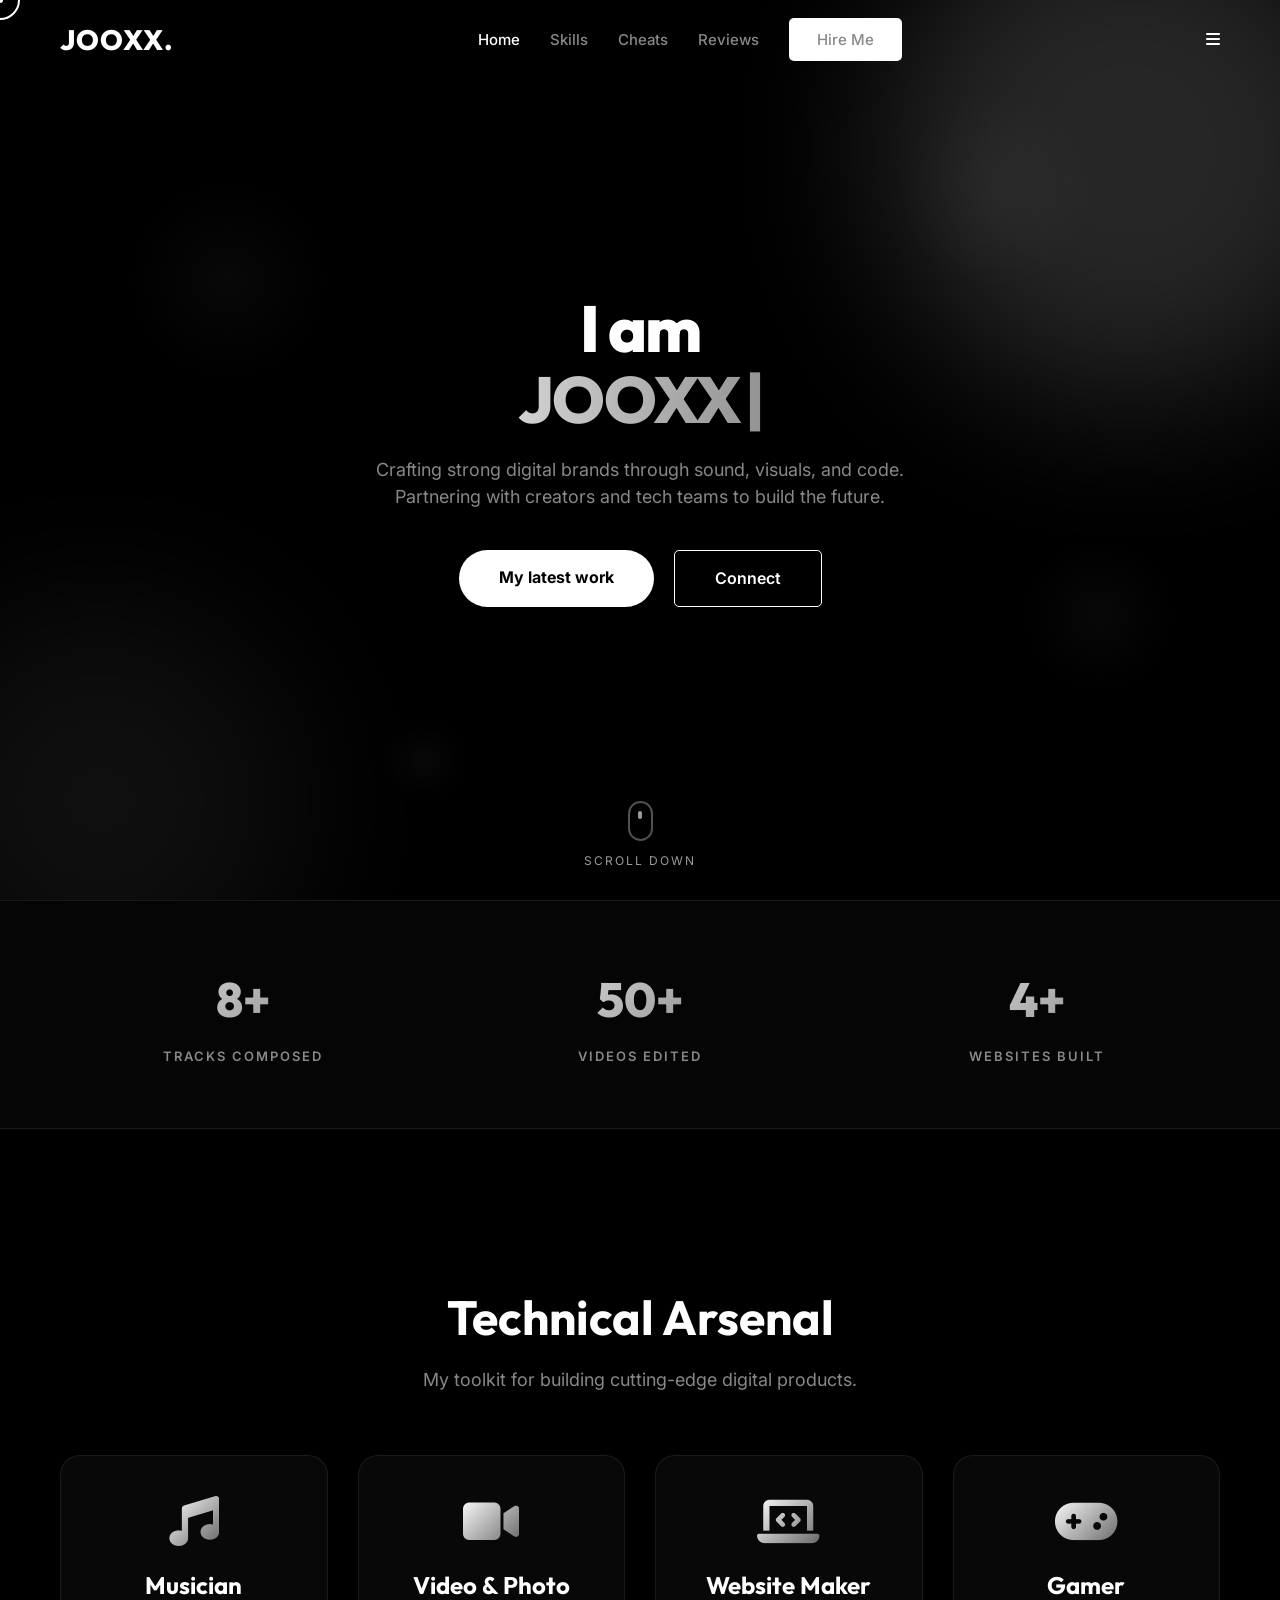
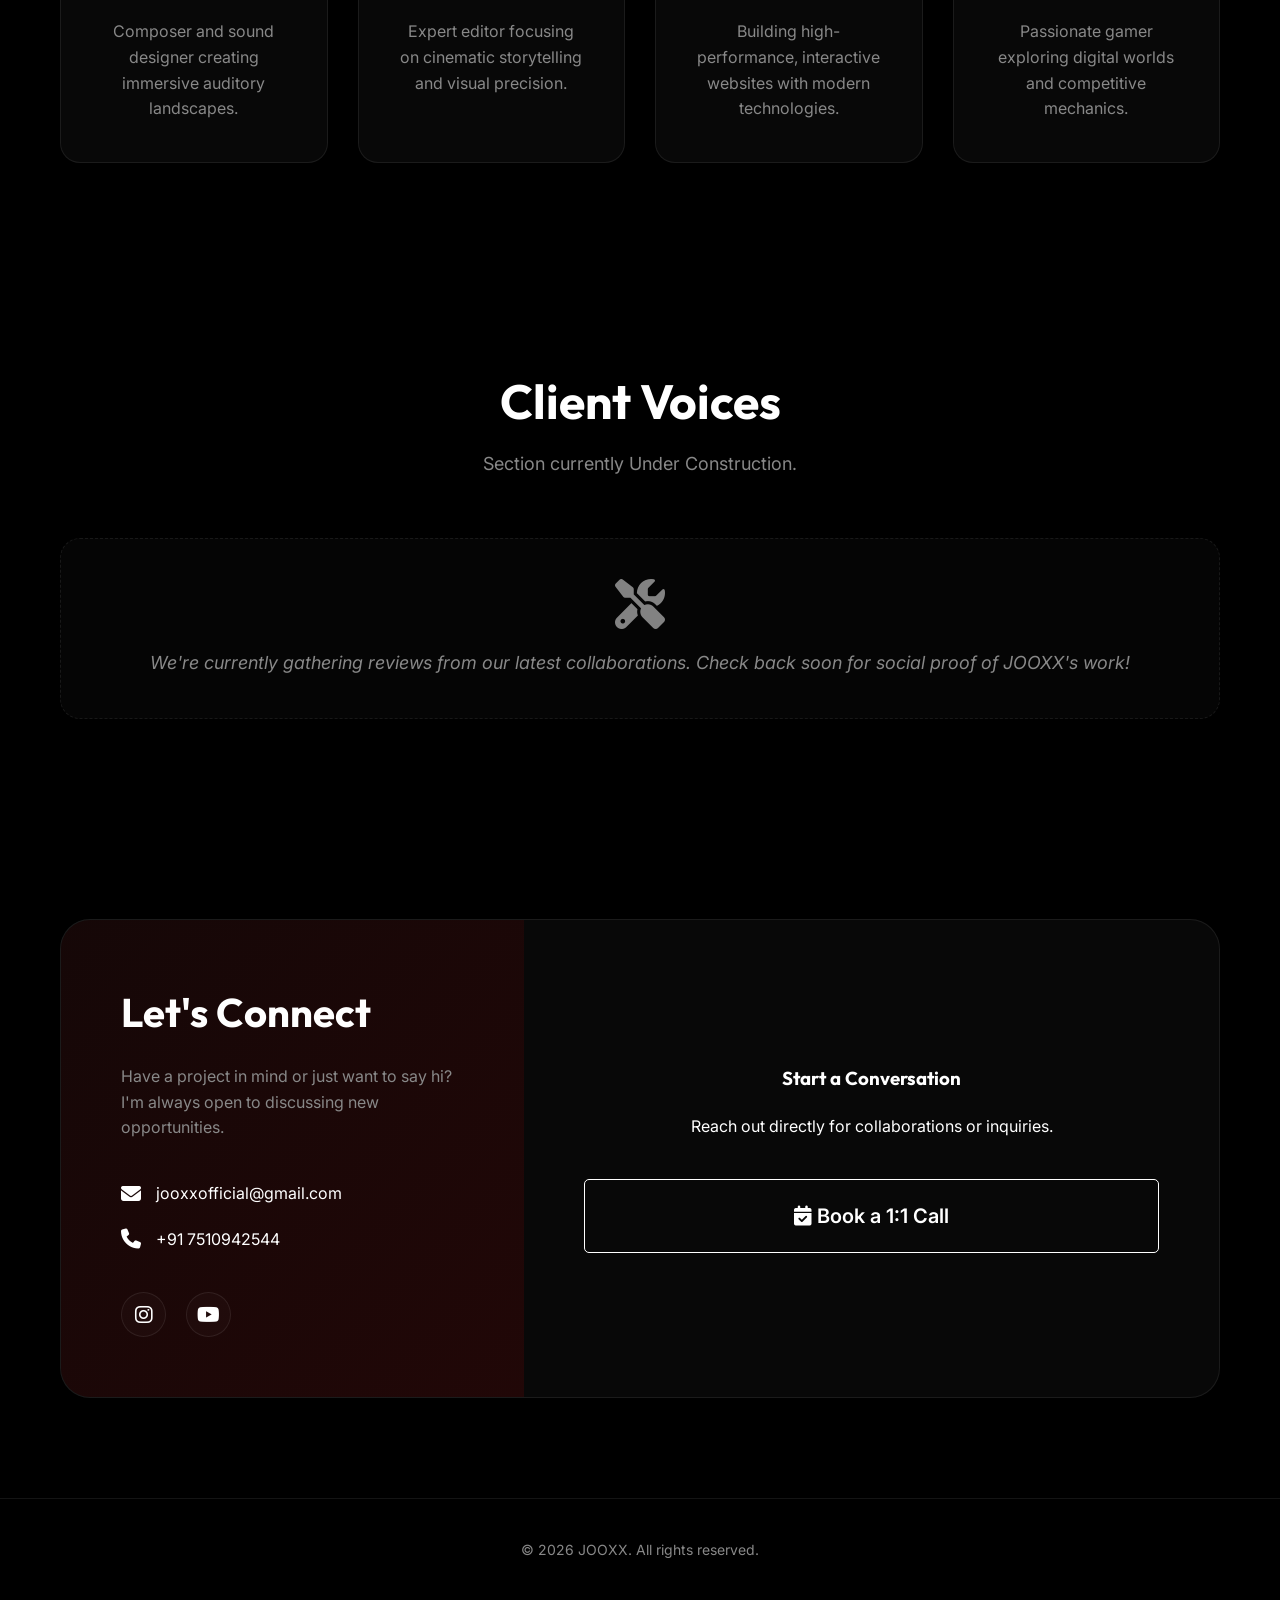
<file: index.html>
<!DOCTYPE html>
<html lang="en">
<head>
    <meta charset="UTF-8">
    <meta name="viewport" content="width=device-width, initial-scale=1.0">
    <title>JOOXX | Official Portfolio</title>
    <meta name="description" content="A highly interactive, premium dark-themed portfolio showcasing creative work and technical skills.">
    <!-- Google Fonts -->
    <link rel="preconnect" href="https://fonts.googleapis.com">
    <link rel="preconnect" href="https://fonts.gstatic.com" crossorigin>
    <link href="https://fonts.googleapis.com/css2?family=Inter:wght@300;400;500;600;700;800&family=Outfit:wght@300;400;500;600;700;800&display=swap" rel="stylesheet">
    <!-- Font Awesome for Icons -->
    <link rel="stylesheet" href="https://cdnjs.cloudflare.com/ajax/libs/font-awesome/6.4.0/css/all.min.css">
    <link rel="stylesheet" href="style.css">
</head>
<body class="dark-theme">
    <!-- Custom Cursor -->
    <div class="cursor-dot"></div>
    <div class="cursor-outline"></div>

    <!-- Navigation -->
    <nav class="navbar">
        <div class="nav-container">
            <a href="#" class="logo">JOOXX<span>.</span></a>
            <ul class="nav-links">
                <li><a href="#home" class="active">Home</a></li>
                <li><a href="#skills">Skills</a></li>
                <li><a href="cheats.html" target="_blank">Cheats</a></li>
                <li><a href="#reviews">Reviews</a></li>
                <li><a href="checkout.html" class="btn-primary">Hire Me</a></li>
            </ul>
            <div class="menu-toggle">
                <i class="fas fa-bars"></i>
            </div>
        </div>
    </nav>

    <main>
        <!-- Hero Section -->
        <section id="home" class="hero">
            <div class="hero-background">
                <div class="gradient-sphere sphere-1"></div>
                <div class="gradient-sphere sphere-2"></div>
                <div class="floating-nodes">
                    <span class="node node-1"></span>
                    <span class="node node-2"></span>
                    <span class="node node-3"></span>
                    <span class="node node-4"></span>
                </div>
            </div>
            <div class="container">
                <div class="hero-content centered">
                    <h1 class="reveal">I am <span>JOOXX</span></h1>
                    <p class="reveal delay-1">Crafting strong digital brands through sound, visuals, and code. Partnering with creators and tech teams to build the future.</p>
                    <div class="hero-btns reveal delay-2">
                        <a href="projects.html" target="_blank" class="btn-glow">
                            My latest work
                        </a>
                        <a href="checkout.html" class="btn-clean">Connect</a>
                    </div>
                </div>
            </div>
            <div class="scroll-indicator">
                <div class="mouse"></div>
                <span>Scroll Down</span>
            </div>
        </section>

        <!-- Stats Section (Hook) -->
        <section class="stats-banner">
            <div class="container">
                <div class="stats-grid">
                    <div class="stat-item reveal">
                        <h3 class="counter" data-target="8">0</h3>
                        <span>Tracks Composed</span>
                    </div>
                    <div class="stat-item reveal delay-1">
                        <h3 class="counter" data-target="50">0</h3>
                        <span>Videos Edited</span>
                    </div>
                    <div class="stat-item reveal delay-2">
                        <h3 class="counter" data-target="4">0</h3>
                        <span>Websites Built</span>
                    </div>
                </div>
            </div>
        </section>
        <section id="skills" class="skills section">
            <div class="container">
                <div class="section-header reveal">
                    <h2>Technical <span>Arsenal</span></h2>
                    <p>My toolkit for building cutting-edge digital products.</p>
                </div>
                <div class="skills-grid">
                    <div class="skill-card reveal delay-1">
                        <i class="fas fa-music"></i>
                        <h3>Musician</h3>
                        <p>Composer and sound designer creating immersive auditory landscapes.</p>
                    </div>
                    <div class="skill-card reveal delay-2">
                        <i class="fas fa-video"></i>
                        <h3>Video & Photo</h3>
                        <p>Expert editor focusing on cinematic storytelling and visual precision.</p>
                    </div>
                    <div class="skill-card reveal delay-3">
                        <i class="fas fa-laptop-code"></i>
                        <h3>Website Maker</h3>
                        <p>Building high-performance, interactive websites with modern technologies.</p>
                    </div>
                    <div class="skill-card reveal delay-1">
                        <i class="fas fa-gamepad"></i>
                        <h3>Gamer</h3>
                        <p>Passionate gamer exploring digital worlds and competitive mechanics.</p>
                    </div>
                </div>
            </div>
        </section>

        </section>

        <!-- Reviews Section -->
        <section id="reviews" class="reviews section">
            <div class="container">
                <div class="section-header reveal">
                    <h2>Client <span>Voices</span></h2>
                    <p>Section currently Under Construction.</p>
                </div>
                <div class="under-construction reveal" style="text-align: center; padding: 40px; background: var(--glass); border-radius: 20px; border: 1px dashed var(--glass-border);">
                    <i class="fas fa-tools" style="font-size: 50px; color: var(--primary); margin-bottom: 20px; opacity: 0.5;"></i>
                    <p style="font-size: 18px; color: var(--text-muted); font-style: italic;">We're currently gathering reviews from our latest collaborations. Check back soon for social proof of JOOXX's work!</p>
                </div>
            </div>
        </section>

        <!-- Contact Section -->
        <section id="contact" class="contact section">
            <div class="container">
                <div class="contact-box reveal">
                    <div class="contact-info">
                        <h2>Let's <span>Connect</span></h2>
                        <p>Have a project in mind or just want to say hi? I'm always open to discussing new opportunities.</p>
                        <div class="contact-details">
                            <div class="detail-item">
                                <i class="fas fa-envelope"></i>
                                <span>jooxxofficial@gmail.com</span>
                            </div>
                            <div class="detail-item">
                                <i class="fas fa-phone"></i>
                                <span>+91 7510942544</span>
                            </div>
                        </div>
                        <div class="social-links">
                            <a href="https://www.instagram.com/captain_jooxx" target="_blank"><i class="fab fa-instagram"></i></a>
                            <a href="https://www.youtube.com/@CaptainJOOXX/featured" target="_blank"><i class="fab fa-youtube"></i></a>
                        </div>
                    </div>
                    <div class="contact-methods" style="padding: 60px; display: flex; flex-direction: column; justify-content: center; align-items: center; gap: 20px;">
                        <h3>Start a <span>Conversation</span></h3>
                        <p style="text-align: center; margin-bottom: 20px;">Reach out directly for collaborations or inquiries.</p>
                        <a href="checkout.html" class="btn-clean" style="width: 100%; text-align: center; padding: 20px; font-size: 20px;">
                            <i class="fas fa-calendar-check"></i> Book a 1:1 Call
                        </a>
                    </div>
                </div>
            </div>
        </section>

        <footer class="footer">
            <div class="container">
                <p>&copy; 2026 JOOXX. All rights reserved.</p>
            </div>
        </footer>
    </main>

    <script src="main.js"></script>
</body>
</html>
</file>
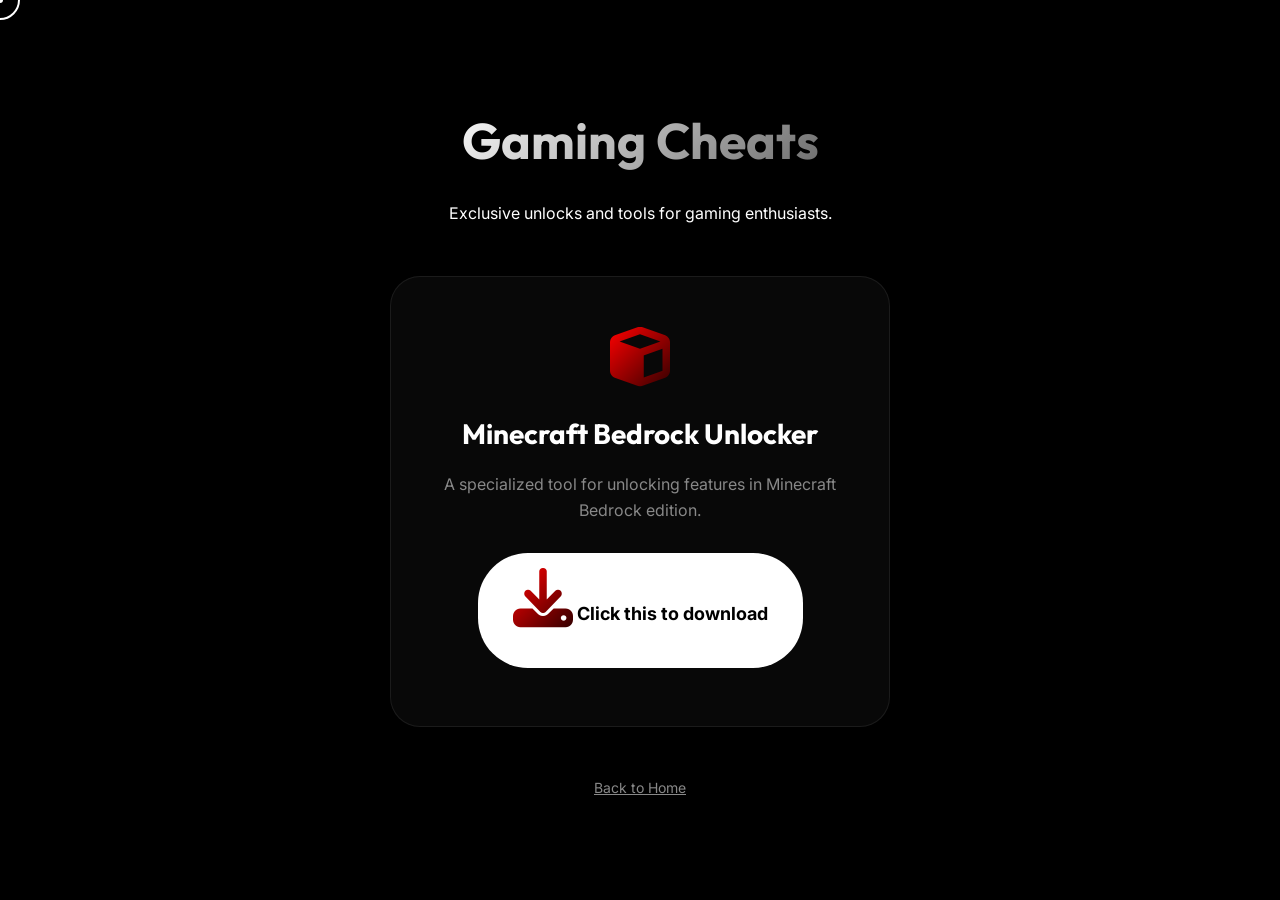
<file: cheats.html>
<!DOCTYPE html>
<html lang="en">
<head>
    <meta charset="UTF-8">
    <meta name="viewport" content="width=device-width, initial-scale=1.0">
    <title>Gaming Cheats | JOOXX</title>
    <!-- Google Fonts -->
    <link rel="preconnect" href="https://fonts.googleapis.com">
    <link rel="preconnect" href="https://fonts.gstatic.com" crossorigin>
    <link href="https://fonts.googleapis.com/css2?family=Inter:wght@400;700&family=Outfit:wght@600;800&display=swap" rel="stylesheet">
    <!-- Font Awesome for Icons -->
    <link rel="stylesheet" href="https://cdnjs.cloudflare.com/ajax/libs/font-awesome/6.4.0/css/all.min.css">
    <link rel="stylesheet" href="style.css">
    <style>
        .cheats-page {
            display: flex;
            flex-direction: column;
            align-items: center;
            justify-content: center;
            min-height: 100vh;
            text-align: center;
            padding: 100px 20px;
        }

        .cheats-header h1 {
            font-size: 50px;
            margin-bottom: 20px;
            background: linear-gradient(135deg, var(--primary), var(--secondary));
            -webkit-background-clip: text;
            background-clip: text;
            -webkit-text-fill-color: transparent;
        }

        .cheats-grid {
            margin-top: 50px;
            width: 100%;
            max-width: 600px;
        }

        .back-home {
            margin-top: 50px;
            color: var(--text-muted);
            font-size: 14px;
            text-decoration: underline;
        }
    </style>
</head>
<body class="dark-theme">
    <div class="cursor-dot"></div>
    <div class="cursor-outline"></div>

    <main class="cheats-page">
        <div class="cheats-header reveal active">
            <h1>Gaming <span>Cheats</span></h1>
            <p>Exclusive unlocks and tools for gaming enthusiasts.</p>
        </div>

        <div class="cheats-grid">
            <div class="cheat-card reveal active">
                <div class="cheat-icon">
                    <i class="fas fa-cube"></i>
                </div>
                <h3>Minecraft Bedrock Unlocker</h3>
                <p>A specialized tool for unlocking features in Minecraft Bedrock edition.</p>
                <a href="https://www.mediafire.com/file/34gv1tx80cajyll/mc_bedrock_unlocker.rar/file" target="_blank" class="btn-glow">
                    <i class="fas fa-download"></i> Click this to download
                </a>
            </div>
        </div>

        <a href="index.html" class="back-home">Back to Home</a>
    </main>

    <script src="main.js"></script>
</body>
</html>
</file>
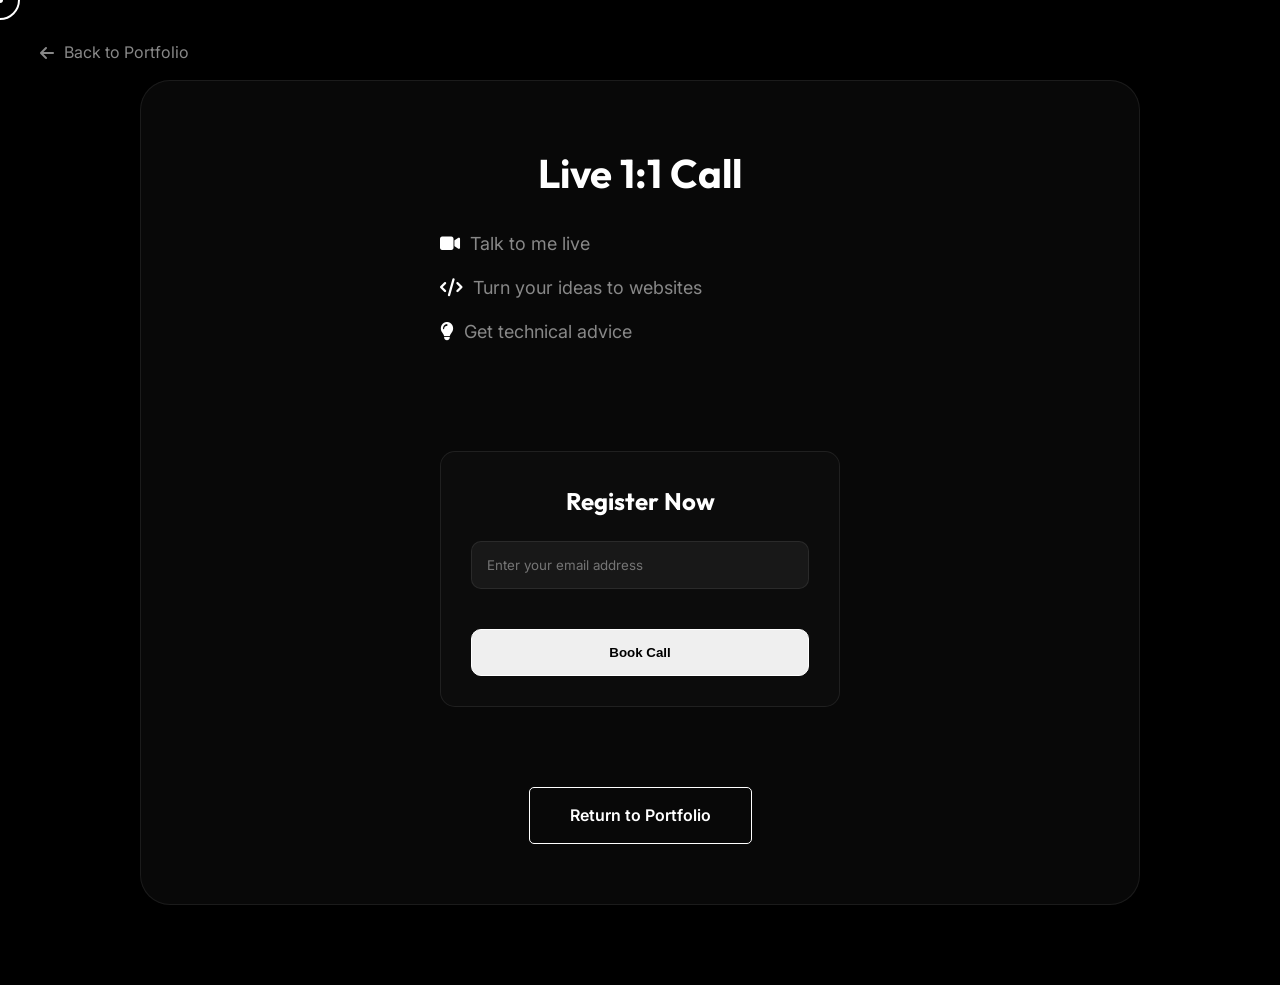
<file: checkout.html>
<!DOCTYPE html>
<html lang="en">
<head>
    <meta charset="UTF-8">
    <meta name="viewport" content="width=device-width, initial-scale=1.0">
    <title>Checkout | JOOXX</title>
    <!-- Google Fonts -->
    <link rel="preconnect" href="https://fonts.googleapis.com">
    <link rel="preconnect" href="https://fonts.gstatic.com" crossorigin>
    <link href="https://fonts.googleapis.com/css2?family=Inter:wght@400;700&family=Outfit:wght@600;800&display=swap" rel="stylesheet">
    <!-- Font Awesome -->
    <link rel="stylesheet" href="https://cdnjs.cloudflare.com/ajax/libs/font-awesome/6.4.0/css/all.min.css">
    <link rel="stylesheet" href="style.css">
    <style>
        .checkout-page {
            min-height: 100vh;
            display: flex;
            align-items: center;
            justify-content: center;
            padding: 80px 20px;
        }

        .checkout-container {
            width: 100%;
            max-width: 1000px;
            display: grid;
            grid-template-columns: 1fr 1fr;
            gap: 50px;
            background: var(--bg-card);
            border: 1px solid var(--glass-border);
            border-radius: 30px;
            overflow: hidden;
            padding: 60px;
        }

        .checkout-details h1 {
            font-size: 48px;
            margin-bottom: 20px;
            line-height: 1.1;
        }

        .checkout-details p {
            color: var(--text-muted);
            font-size: 18px;
            margin-bottom: 30px;
        }

        .service-list {
            margin-bottom: 40px;
        }

        .service-item {
            display: flex;
            align-items: center;
            gap: 15px;
            margin-bottom: 15px;
            font-size: 16px;
        }

        .service-item i {
            color: var(--primary);
        }

        .test-drive {
            display: inline-block;
            margin-top: 20px;
            color: var(--primary);
            text-decoration: underline;
            font-weight: 600;
        }

        .payment-section {
            background: rgba(255, 255, 255, 0.02);
            border-radius: 20px;
            padding: 40px;
            text-align: center;
            border: 1px solid var(--glass-border);
        }

        .qr-card {
            background: white;
            padding: 20px;
            border-radius: 15px;
            display: inline-block;
            margin-bottom: 25px;
            box-shadow: 0 10px 30px rgba(0,0,0,0.5);
        }

        .qr-card img {
            width: 250px;
            height: 250px;
            display: block;
        }

        .price-tag {
            font-size: 32px;
            font-weight: 800;
            margin-bottom: 10px;
        }

        .price-tag span {
            font-size: 18px;
            color: var(--text-muted);
            font-weight: 400;
        }

        .payment-note {
            font-size: 14px;
            color: var(--text-muted);
            margin-top: 20px;
        }

        .back-link {
            position: absolute;
            top: 40px;
            left: 40px;
            color: var(--text-muted);
            display: flex;
            align-items: center;
            gap: 10px;
        }

        @media (max-width: 850px) {
            .checkout-container {
                grid-template-columns: 1fr;
                padding: 40px 20px;
            }
            .checkout-page {
                padding: 120px 20px 60px 20px;
            }
        }
    </style>
</head>
<body class="dark-theme">
    <div class="cursor-dot"></div>
    <div class="cursor-outline"></div>

    <a href="index.html" class="back-link"><i class="fas fa-arrow-left"></i> Back to Portfolio</a>

    <main class="checkout-page">
        <div class="checkout-container reveal active" style="text-align: center; display: flex; flex-direction: column; align-items: center; justify-content: center; min-height: 400px;">
            <div class="features-list" style="margin-bottom: 40px; text-align: left; max-width: 400px; width: 100%;">
                <h1 style="font-size: 40px; margin-bottom: 25px; text-align: center;">Live <span>1:1</span> Call</h1>
                <ul style="list-style: none; padding: 0; color: var(--text-muted); font-size: 18px;">
                    <li style="margin-bottom: 15px; display: flex; align-items: center; gap: 10px;"><i class="fas fa-video" style="color: var(--primary);"></i> Talk to me live</li>
                    <li style="margin-bottom: 15px; display: flex; align-items: center; gap: 10px;"><i class="fas fa-code" style="color: var(--primary);"></i> Turn your ideas to websites</li>
                    <li style="margin-bottom: 15px; display: flex; align-items: center; gap: 10px;"><i class="fas fa-lightbulb" style="color: var(--primary);"></i> Get technical advice</li>
                </ul>
            </div>

            <div class="call-box" style="background: rgba(255,255,255,0.02); border: 1px solid var(--glass-border); border-radius: 15px; padding: 30px; width: 100%; max-width: 400px; margin-bottom: 30px;">
                <h3 style="font-size: 24px; margin-bottom: 20px;">Register Now</h3>
                <form id="registration-form" action="https://docs.google.com/forms/d/e/1FAIpQLSfHvPKR98Z6UxrvZWNefIS4r5iQWYkeOmm6xeRufBupeS5dvw/formResponse" method="POST">
                    <div class="form-group">
                        <input type="email" id="email" name="entry.2037064031" placeholder="Enter your email address" required 
                               style="width: 100%; padding: 15px; background: rgba(255,255,255,0.05); border: 1px solid var(--glass-border); border-radius: 10px; color: white; margin-bottom: 20px;">
                    </div>
                    <input type="hidden" name="fvv" value="1">
                    <input type="hidden" name="pageHistory" value="0">
                    <input type="hidden" name="fbzx" value="4096226219261270335">
                    <button type="submit" class="btn-clean" style="width: 100%; border-radius: 10px; color: black; font-weight: bold;">Book Call</button>
                </form>

                <div id="success-message" style="display: none; margin-top: 20px; padding: 15px; background: rgba(255,255,255,0.05); border: 1px solid var(--primary); border-radius: 10px; color: var(--primary); font-size: 14px; text-align: center;">
                    <i class="fas fa-check-circle" style="margin-bottom: 10px; font-size: 20px;"></i><br>
                    You are registered! You will receive an email shortly with details.
                </div>
            </div>

            <a href="index.html" class="btn-clean">Return to Portfolio</a>
        </div>
    </main>

    <script>
        const form = document.getElementById('registration-form');
        const successMessage = document.getElementById('success-message');

        form.addEventListener('submit', async (e) => {
            e.preventDefault();
            const formData = new FormData(form);
            
            // Show success message immediately as requested
            form.style.display = 'none';
            successMessage.style.display = 'block';

            // Send to Google Forms in background
            try {
                await fetch(form.action, {
                    method: 'POST',
                    mode: 'no-cors',
                    body: formData
                });
            } catch (err) {
                console.error("Form submission failed, but user saw success message.");
            }
        });
    </script>

    <script src="main.js"></script>
</body>
</html>
</file>
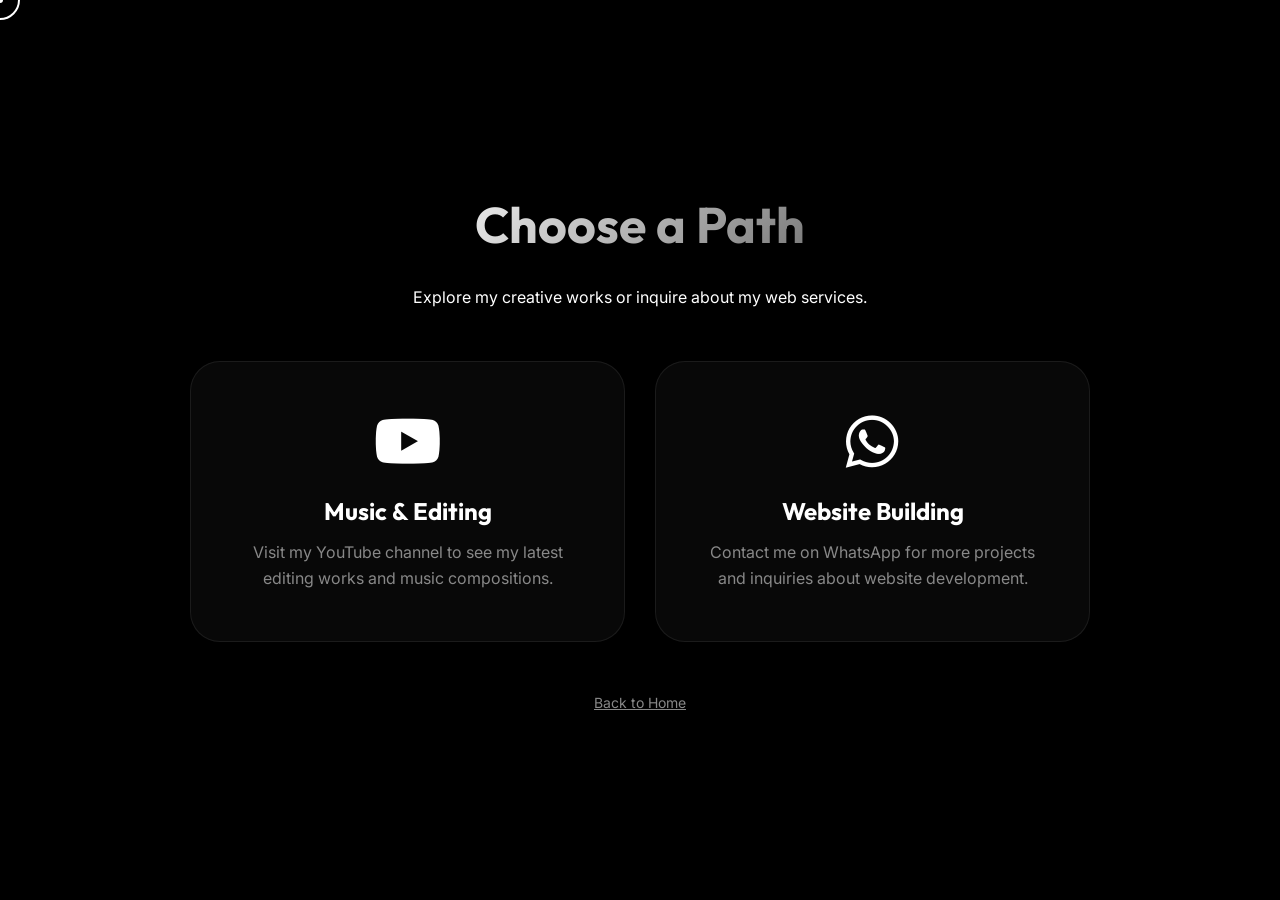
<file: projects.html>
<!DOCTYPE html>
<html lang="en">
<head>
    <meta charset="UTF-8">
    <meta name="viewport" content="width=device-width, initial-scale=1.0">
    <title>Projects | JOOXX</title>
    <!-- Google Fonts -->
    <link rel="preconnect" href="https://fonts.googleapis.com">
    <link rel="preconnect" href="https://fonts.gstatic.com" crossorigin>
    <link href="https://fonts.googleapis.com/css2?family=Inter:wght@400;700&family=Outfit:wght@600;800&display=swap" rel="stylesheet">
    <!-- Font Awesome for Icons -->
    <link rel="stylesheet" href="https://cdnjs.cloudflare.com/ajax/libs/font-awesome/6.4.0/css/all.min.css">
    <link rel="stylesheet" href="style.css">
    <style>
        .projects-portal {
            display: flex;
            flex-direction: column;
            align-items: center;
            justify-content: center;
            height: 100vh;
            text-align: center;
            padding: 20px;
        }

        .portal-header h1 {
            font-size: 50px;
            margin-bottom: 20px;
            background: linear-gradient(135deg, var(--primary), var(--secondary));
            -webkit-background-clip: text;
            background-clip: text;
            -webkit-text-fill-color: transparent;
        }

        .portal-grid {
            display: grid;
            grid-template-columns: repeat(auto-fit, minmax(300px, 1fr));
            gap: 30px;
            width: 100%;
            max-width: 900px;
            margin-top: 50px;
        }

        .portal-card {
            background: var(--bg-card);
            padding: 50px;
            border-radius: 30px;
            border: 1px solid var(--glass-border);
            transition: var(--transition);
            text-decoration: none;
            color: inherit;
        }

        .portal-card i {
            font-size: 60px;
            margin-bottom: 20px;
        }

        .portal-card h3 {
            font-size: 24px;
            margin-bottom: 10px;
        }

        .portal-card p {
            color: var(--text-muted);
        }

        .portal-card.youtube:hover, .portal-card.whatsapp:hover {
            border-color: var(--white);
            transform: translateY(-10px);
            background: rgba(255, 255, 255, 0.05);
        }

        .portal-card.youtube i, .portal-card.whatsapp i { color: var(--white); }

        .back-home {
            margin-top: 50px;
            color: var(--text-muted);
            font-size: 14px;
            text-decoration: underline;
        }
    </style>
</head>
<body class="dark-theme">
    <div class="cursor-dot"></div>
    <div class="cursor-outline"></div>

    <main class="projects-portal">
        <div class="portal-header reveal active">
            <h1>Choose a <span>Path</span></h1>
            <p>Explore my creative works or inquire about my web services.</p>
        </div>

        <div class="portal-grid">
            <a href="https://www.youtube.com/@CaptainJOOXX/featured" target="_blank" class="portal-card youtube reveal active">
                <i class="fab fa-youtube"></i>
                <h3>Music & Editing</h3>
                <p>Visit my YouTube channel to see my latest editing works and music compositions.</p>
            </a>

            <a href="https://wa.me/917510942544" target="_blank" class="portal-card whatsapp reveal active" style="transition-delay: 0.1s;">
                <i class="fab fa-whatsapp"></i>
                <h3>Website Building</h3>
                <p>Contact me on WhatsApp for more projects and inquiries about website development.</p>
            </a>
        </div>

        <a href="index.html" class="back-home">Back to Home</a>
    </main>

    <script src="main.js"></script>
</body>
</html>
</file>
<file: style.css>
:root {
    /* Colors - Daniel Sun Minimalist Theme */
    --bg-dark: #000000;
    --bg-card: #080808;
    --primary: #ffffff;
    --primary-glow: rgba(255, 255, 255, 0.1);
    --secondary: #666666;
    --secondary-glow: rgba(255, 255, 255, 0.05);
    --text-main: #ffffff;
    --text-muted: #888888;
    --white: #ffffff;
    --glass: rgba(255, 255, 255, 0.02);
    --glass-border: rgba(255, 255, 255, 0.08);
    
    /* Spacing & Sizing */
    --container-width: 1200px;
    --section-padding: 100px 0;
    --nav-height: 80px;
    
    /* Transitions */
    --transition: all 0.4s cubic-bezier(0.16, 1, 0.3, 1);
}

* {
    margin: 0;
    padding: 0;
    box-sizing: border-box;
    cursor: none; /* Custom cursor used later */
}

::-webkit-scrollbar {
    width: 10px;
}

::-webkit-scrollbar-track {
    background: var(--bg-dark);
}

::-webkit-scrollbar-thumb {
    background: #222;
    border-radius: 5px;
}

::-webkit-scrollbar-thumb:hover {
    background: #333;
}

html {
    scroll-behavior: smooth;
}

body {
    background-color: var(--bg-dark);
    color: var(--text-main);
    font-family: 'Inter', sans-serif;
    line-height: 1.6;
    overflow-x: hidden;
}

h1, h2, h3, h4, .logo {
    font-family: 'Outfit', sans-serif;
}

.container {
    max-width: var(--container-width);
    margin: 0 auto;
    padding: 0 20px;
}

a {
    text-decoration: none;
    color: inherit;
    transition: var(--transition);
}

ul {
    list-style: none;
}

img {
    max-width: 100%;
    display: block;
}

/* Custom Cursor */
.cursor-dot {
    width: 6px;
    height: 6px;
    background-color: var(--primary);
    position: fixed;
    top: 0;
    left: 0;
    transform: translate(-50%, -50%);
    border-radius: 50%;
    z-index: 9999;
    pointer-events: none;
}

.cursor-outline {
    width: 40px;
    height: 40px;
    border: 2px solid var(--primary);
    position: fixed;
    top: 0;
    left: 0;
    transform: translate(-50%, -50%);
    border-radius: 50%;
    z-index: 9998;
    pointer-events: none;
    transition: all 0.1s ease-out;
}

/* Buttons */
.btn-primary {
    background: var(--white);
    color: #000;
    padding: 12px 28px;
    border-radius: 5px;
    font-weight: 600;
}

.btn-primary:hover {
    transform: translateY(-3px);
    box-shadow: 0 8px 25px var(--primary-glow);
}

.btn-glow {
    background: var(--primary);
    color: var(--bg-dark);
    padding: 15px 35px;
    border-radius: 50px;
    font-weight: 700;
    position: relative;
    overflow: hidden;
    z-index: 1;
}

.btn-glow::before {
    content: '';
    position: absolute;
    top: 0;
    left: 0;
    width: 100%;
    height: 100%;
    background: var(--secondary);
    transform: scaleX(0);
    transform-origin: right;
    transition: transform 0.5s ease;
    z-index: -1;
}

.btn-glow:hover::before {
    transform: scaleX(1);
    transform-origin: left;
}

.btn-outline {
    border: 2px solid var(--primary);
    padding: 13px 33px;
    border-radius: 50px;
    color: var(--primary);
    font-weight: 600;
}

.btn-outline:hover {
    background: var(--primary);
    color: var(--bg-dark);
}

/* Navbar */
.navbar {
    height: var(--nav-height);
    display: flex;
    align-items: center;
    position: fixed;
    top: 0;
    width: 100%;
    z-index: 1000;
    transition: var(--transition);
}

.navbar.scrolled {
    background: rgba(0, 0, 0, 0.9);
    backdrop-filter: blur(10px);
    border-bottom: 1px solid var(--glass-border);
    height: 70px;
}

.nav-container {
    width: var(--container-width);
    margin: 0 auto;
    display: flex;
    justify-content: space-between;
    align-items: center;
    padding: 0 20px;
}

.logo {
    font-size: 28px;
    font-weight: 800;
    letter-spacing: 1px;
}

.logo span {
    color: var(--primary);
}

.nav-links {
    display: flex;
    align-items: center;
    gap: 30px;
}

.nav-links li a {
    font-weight: 500;
    font-size: 15px;
    color: var(--text-muted);
}

.nav-links li a:hover, .nav-links li a.active {
    color: var(--primary);
}

/* Hero Section */
.hero {
    height: 100vh;
    display: flex;
    align-items: center;
    position: relative;
    overflow: hidden;
}

.hero-background {
    position: absolute;
    width: 100%;
    height: 100%;
    z-index: -1;
}

.gradient-sphere {
    position: absolute;
    filter: blur(80px);
    border-radius: 50%;
    opacity: 0.15;
}

.sphere-1 {
    width: 500px;
    height: 500px;
    background: var(--primary);
    top: -100px;
    right: -100px;
}

.sphere-2 {
    width: 400px;
    height: 400px;
    background: var(--secondary);
    bottom: -100px;
    left: -100px;
}

.hero-content.centered {
    max-width: 900px;
    margin: 0 auto;
    text-align: center;
}

.hero-content h1 {
    font-size: 10vw; /* Very large like Daniel Sun */
    line-height: 0.9;
    font-weight: 800;
    margin-bottom: 40px;
    letter-spacing: -2px;
}

.hero-content h1 span {
    color: var(--primary);
    display: block;
}

.hero-content p {
    font-size: 22px;
    color: var(--text-muted);
    margin: 0 auto 50px auto;
    max-width: 600px;
    line-height: 1.5;
}

.hero-btns {
    display: flex;
    justify-content: center;
    gap: 30px;
}

.btn-clean {
    border: 1px solid var(--white);
    padding: 15px 40px;
    border-radius: 5px; /* Minimalist squared edges */
    color: var(--white);
    font-weight: 600;
    transition: var(--transition);
}

.btn-clean:hover {
    background: var(--white);
    color: var(--bg-dark);
}

.btn-glow {
    background: var(--white);
    color: var(--bg-dark);
    padding: 15px 40px;
    border-radius: 50px;
    font-weight: 700;
    transition: var(--transition);
}

.btn-glow:hover {
    transform: scale(1.05);
}

.hero-content h2 {
    font-size: 24px;
    color: var(--primary);
    margin-bottom: 10px;
}

.hero-content h1 {
    font-size: 65px;
    line-height: 1.1;
    font-weight: 800;
    margin-bottom: 20px;
}

.hero-content h1 span {
    background: linear-gradient(to right, var(--primary), var(--secondary));
    -webkit-background-clip: text;
    background-clip: text;
    -webkit-text-fill-color: transparent;
}

.hero-content p {
    font-size: 18px;
    color: var(--text-muted);
    margin-bottom: 40px;
    max-width: 600px;
}

.hero-btns {
    display: flex;
    gap: 20px;
}

.scroll-indicator {
    position: absolute;
    bottom: 30px;
    left: 50%;
    transform: translateX(-50%);
    display: flex;
    flex-direction: column;
    align-items: center;
    gap: 10px;
    opacity: 0.6;
}

.scroll-indicator span {
    font-size: 12px;
    text-transform: uppercase;
    letter-spacing: 2px;
}

.mouse {
    width: 25px;
    height: 40px;
    border: 2px solid var(--text-muted);
    border-radius: 20px;
    position: relative;
}

.mouse::before {
    content: '';
    width: 4px;
    height: 8px;
    background: var(--primary);
    position: absolute;
    left: 50%;
    transform: translateX(-50%);
    top: 8px;
    border-radius: 2px;
    animation: scroll 2s infinite;
}

@keyframes scroll {
    0% { transform: translate(-50%, 0); opacity: 1; }
    100% { transform: translate(-50%, 15px); opacity: 0; }
}

/* Section Styling */
.section {
    padding: var(--section-padding);
}

.section-header {
    text-align: center;
    margin-bottom: 60px;
}

.section-header h2 {
    font-size: 48px;
    margin-bottom: 10px;
}

.section-header h2 span {
    color: var(--primary);
}

.section-header p {
    color: var(--text-muted);
    font-size: 18px;
}

/* Skills Section */
.skills-grid {
    display: grid;
    grid-template-columns: repeat(auto-fit, minmax(250px, 1fr));
    gap: 30px;
}

.skill-card {
    background: var(--bg-card);
    padding: 40px;
    border-radius: 20px;
    border: 1px solid var(--glass-border);
    transition: var(--transition);
    text-align: center;
}

.skill-card i {
    font-size: 50px;
    background: linear-gradient(135deg, var(--primary), var(--secondary));
    -webkit-background-clip: text;
    background-clip: text;
    -webkit-text-fill-color: transparent;
    margin-bottom: 20px;
}

.skill-card h3 {
    font-size: 24px;
    margin-bottom: 15px;
}

.skill-card p {
    color: var(--text-muted);
}

.skill-card:hover {
    transform: translateY(-10px);
    background: rgba(255, 0, 0, 0.05);
    border-color: var(--primary);
    box-shadow: 0 10px 30px rgba(255, 0, 0, 0.1);
}

/* Projects Section */
.projects-grid {
    display: grid;
    grid-template-columns: repeat(auto-fit, minmax(450px, 1fr));
    gap: 40px;
}

.project-card {
    background: var(--bg-card);
    border-radius: 20px;
    overflow: hidden;
    border: 1px solid var(--glass-border);
    transition: var(--transition);
}

.project-img {
    height: 300px;
    overflow: hidden;
}

.project-img img {
    width: 100%;
    height: 100%;
    object-fit: cover;
    transition: transform 0.5s ease;
}

.project-card:hover .project-img img {
    transform: scale(1.1);
}

.project-info {
    padding: 30px;
}

.project-info h3 {
    font-size: 24px;
    margin-bottom: 10px;
}

.project-info p {
    color: var(--text-muted);
    margin-bottom: 20px;
}

.project-tags {
    display: flex;
    gap: 10px;
}

.project-tags span {
    background: rgba(255, 0, 0, 0.1);
    color: var(--primary);
    padding: 5px 15px;
    border-radius: 20px;
    font-size: 14px;
    font-weight: 500;
}

.project-card:hover {
    border-color: var(--white);
}

/* Cheats Section */
.cheats-grid {
    display: flex;
    justify-content: center;
    gap: 30px;
}

.cheat-card {
    background: var(--bg-card);
    padding: 50px;
    border-radius: 30px;
    border: 1px solid var(--glass-border);
    transition: var(--transition);
    text-align: center;
    max-width: 500px;
}

.cheat-card i {
    font-size: 60px;
    background: linear-gradient(135deg, #ff0000, #330000);
    -webkit-background-clip: text;
    background-clip: text;
    -webkit-text-fill-color: transparent;
    margin-bottom: 25px;
}

.cheat-card h3 {
    font-size: 28px;
    margin-bottom: 15px;
}

.cheat-card p {
    color: var(--text-muted);
    margin-bottom: 30px;
    line-height: 1.6;
}

.cheat-card:hover {
    transform: translateY(-5px);
    border-color: var(--white);
}

.cheat-card .btn-glow {
    display: inline-block;
    padding: 15px 35px;
    font-size: 18px;
}

@media (max-width: 768px) {
    .projects-grid {
        grid-template-columns: 1fr;
    }
    
    .hero-content h1 {
        font-size: 50px;
    }
}

/* Reviews Section */
.reviews-container {
    display: grid;
    grid-template-columns: repeat(auto-fit, minmax(350px, 1fr));
    gap: 30px;
}

.review-card {
    background: var(--bg-card);
    padding: 40px;
    border-radius: 20px;
    border: 1px solid var(--glass-border);
    position: relative;
    transition: var(--transition);
}

.review-card i {
    font-size: 30px;
    color: var(--primary);
    margin-bottom: 20px;
    opacity: 0.5;
}

.review-card p {
    font-style: italic;
    font-size: 18px;
    margin-bottom: 30px;
}

.reviewer-info strong {
    display: block;
    color: var(--white);
    font-size: 18px;
}

.reviewer-info span {
    color: var(--text-muted);
    font-size: 14px;
}

/* Contact Section */
.contact-box {
    background: var(--bg-card);
    display: grid;
    grid-template-columns: 1fr 1.5fr;
    border-radius: 30px;
    overflow: hidden;
    border: 1px solid var(--glass-border);
}

.contact-info {
    padding: 60px;
    background: linear-gradient(135deg, rgba(139, 0, 0, 0.1), rgba(255, 0, 0, 0.1));
}

.contact-info h2 {
    font-size: 40px;
    margin-bottom: 20px;
}

.contact-info h2 span {
    color: var(--primary);
}

.contact-info p {
    color: var(--text-muted);
    margin-bottom: 40px;
}

.contact-details {
    margin-bottom: 40px;
}

.detail-item {
    display: flex;
    align-items: center;
    gap: 15px;
    margin-bottom: 20px;
}

.detail-item i {
    color: var(--primary);
    font-size: 20px;
}

.social-links {
    display: flex;
    gap: 20px;
}

.social-links a {
    width: 45px;
    height: 45px;
    background: var(--glass);
    display: flex;
    align-items: center;
    justify-content: center;
    border-radius: 50%;
    border: 1px solid var(--glass-border);
    font-size: 20px;
}

.social-links a:hover {
    background: var(--primary);
    color: var(--bg-dark);
}

.contact-form {
    padding: 60px;
}

.form-group {
    margin-bottom: 20px;
}

.form-group input, .form-group textarea {
    width: 100%;
    background: var(--glass);
    border: 1px solid var(--glass-border);
    padding: 15px 20px;
    border-radius: 10px;
    color: var(--white);
    font-family: inherit;
    outline: none;
    transition: var(--transition);
}

.form-group input:focus, .form-group textarea:focus {
    border-color: var(--primary);
    background: rgba(255, 255, 255, 0.05);
}

/* Footer */
.footer {
    padding: 40px 0;
    text-align: center;
    border-top: 1px solid var(--glass-border);
}

.footer p {
    color: var(--text-muted);
    font-size: 14px;
}

@media (max-width: 992px) {
    .contact-box {
        grid-template-columns: 1fr;
    }
}

@media (max-width: 768px) {
    .section-header h2 {
        font-size: 36px;
    }
    
    .contact-info, .contact-form {
        padding: 40px;
    }
}

.reveal {
    opacity: 0;
    transform: translateY(30px);
    transition: all 0.8s ease-out;
}

.reveal.active {
    opacity: 1;
    transform: translateY(0);
}

.delay-1 { transition-delay: 0.2s; }
.delay-2 { transition-delay: 0.4s; }
.delay-3 { transition-delay: 0.6s; }

/* Floating Nodes */
.floating-nodes {
    position: absolute;
    top: 0;
    left: 0;
    width: 100%;
    height: 100%;
    pointer-events: none;
    z-index: -1;
}

.node {
    position: absolute;
    width: 200px;
    height: 200px;
    background: radial-gradient(circle, rgba(255,255,255,0.03) 0%, transparent 70%);
    border-radius: 50%;
    animation: float 15s infinite ease-in-out;
}

.node-1 { top: 20%; left: 10%; animation-delay: 0s; }
.node-2 { top: 60%; left: 80%; animation-delay: -5s; width: 150px; height: 150px; }
.node-3 { top: 80%; left: 30%; animation-delay: -2s; width: 80px; height: 80px; }
.node-4 { top: 10%; left: 70%; animation-delay: -10s; }

@keyframes float {
    0%, 100% { transform: translate(0, 0) scale(1); }
    33% { transform: translate(30px, -50px) scale(1.1); }
    66% { transform: translate(-20px, 20px) scale(0.9); }
}

/* Mobile Menu */
@media (max-width: 768px) {
    .menu-toggle {
        display: block;
        margin-left: auto;
    }

    .nav-links {
        position: fixed;
        top: 0;
        right: -100%;
        width: 75%;
        height: 100vh;
        background: var(--bg-card);
        flex-direction: column;
        justify-content: center;
        transition: 0.5s;
        border-left: 1px solid var(--glass-border);
        box-shadow: -10px 0 30px rgba(0,0,0,0.5);
    }

    .nav-links.active {
        right: 0;
    }
}

/* Typing Cursor */
.hero-content h1 span::after {
    content: '|';
    animation: blink 0.7s infinite;
    margin-left: 5px;
    color: var(--primary);
}

/* Stats Banner */
.stats-banner {
    background: var(--glass);
    padding: 60px 0;
    border-top: 1px solid var(--glass-border);
    border-bottom: 1px solid var(--glass-border);
    margin-bottom: 50px;
}

.stats-grid {
    display: grid;
    grid-template-columns: repeat(auto-fit, minmax(200px, 1fr));
    gap: 30px;
    text-align: center;
}

.stat-item h3 {
    font-size: 48px;
    font-weight: 800;
    background: linear-gradient(135deg, var(--primary), var(--secondary));
    -webkit-background-clip: text;
    background-clip: text;
    -webkit-text-fill-color: transparent;
    margin-bottom: 5px;
}

.stat-item span {
    color: var(--text-muted);
    text-transform: uppercase;
    letter-spacing: 2px;
    font-size: 13px;
    font-weight: 600;
}
</file>
